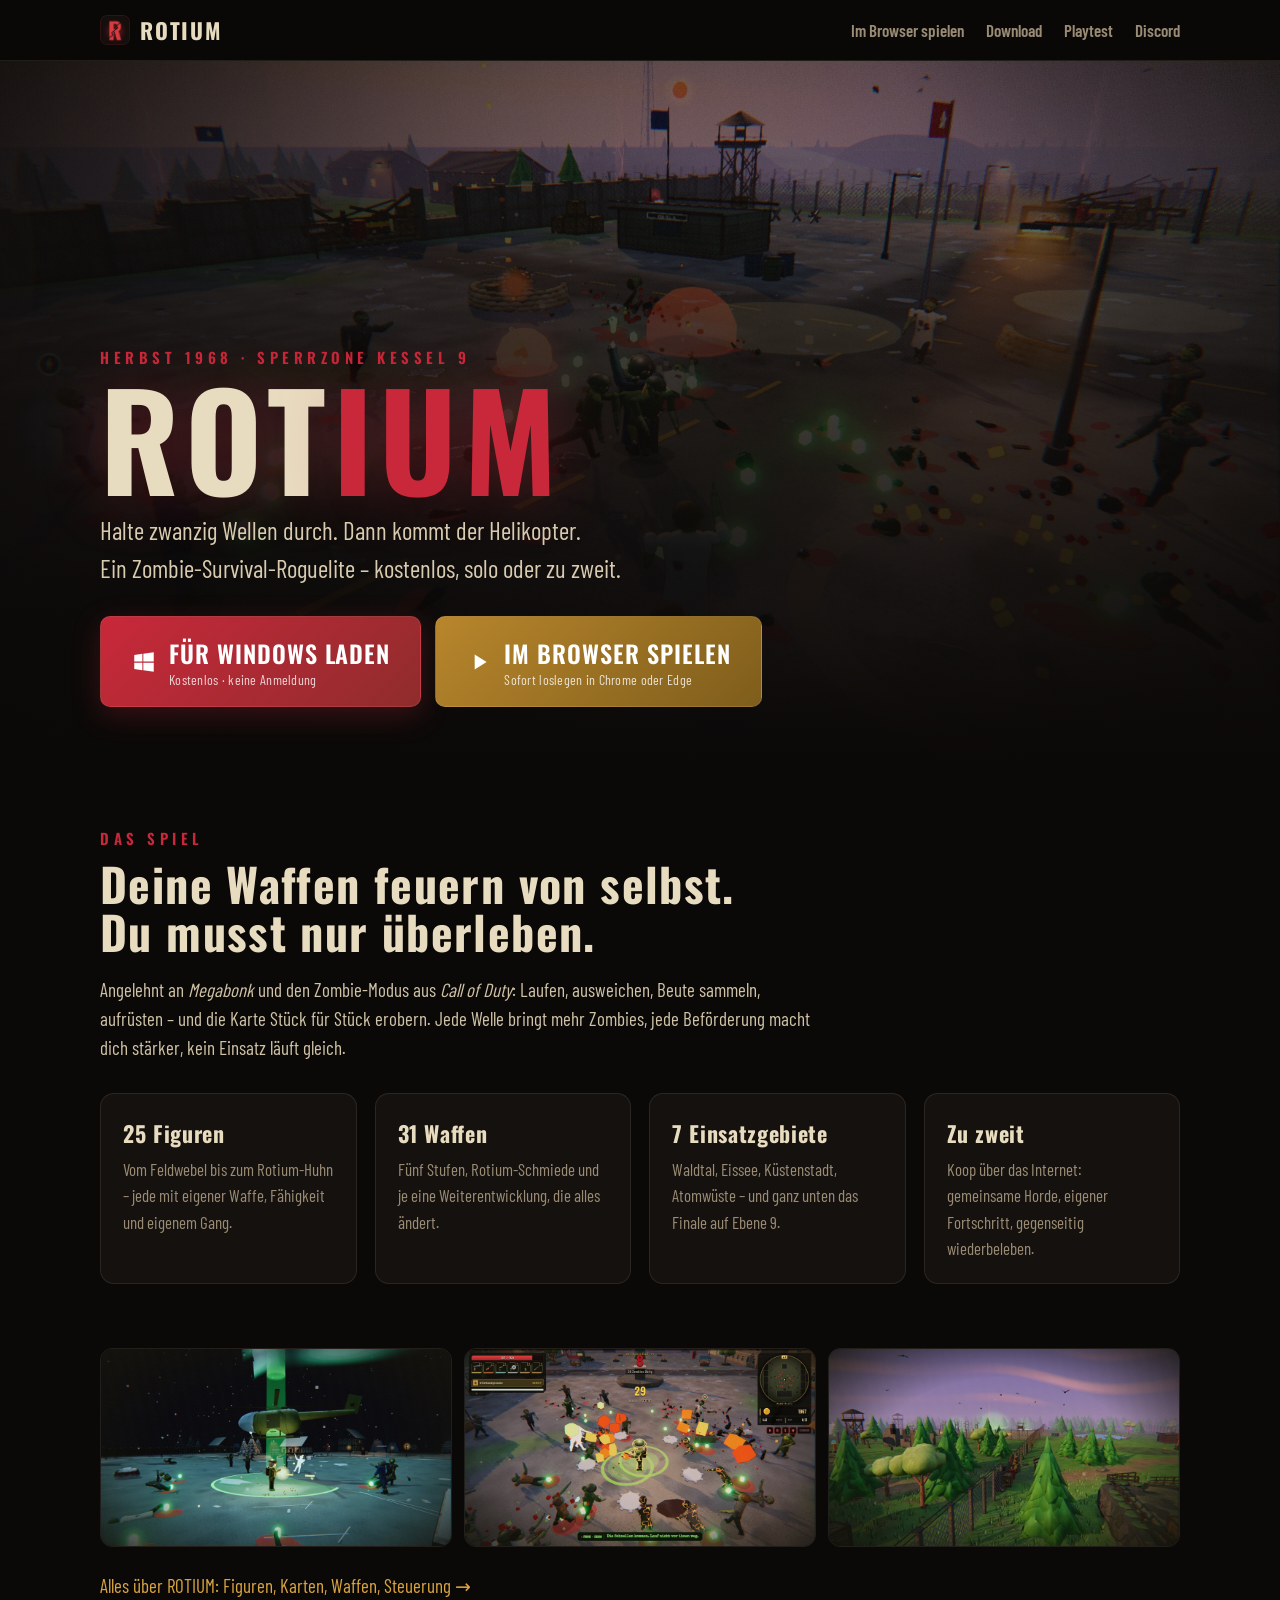
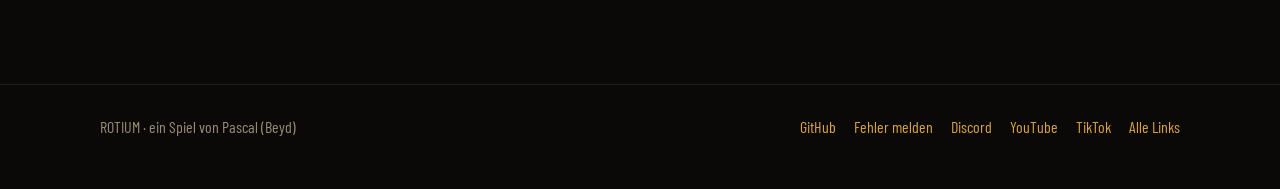
<file: index.html>
<!DOCTYPE html>
<html lang="de">
<head>
<meta charset="utf-8">
<meta name="viewport" content="width=device-width, initial-scale=1">
<title>ROTIUM – Zombie-Survival-Roguelite · Kalter Krieg 1968</title>
<meta name="description" content="Kostenloses 3D-Zombie-Survival-Roguelite im Kalten Krieg 1968. Halte zwanzig Wellen durch. Dann kommt der Helikopter. Für Windows und im Browser.">
<meta property="og:title" content="ROTIUM">
<meta property="og:description" content="Halte zwanzig Wellen durch. Dann kommt der Helikopter. Kostenlos für Windows und im Browser.">
<meta property="og:image" content="https://beydo7.github.io/rotium-releases/media/site/hero.jpg">
<link rel="icon" href="media/site/icon.png">
<link rel="stylesheet" href="media/site/site.css">
</head>
<body>
<header class="top"><div class="wrap">
  <a class="brand" href="./"><img src="media/site/icon.png" alt="">ROTIUM</a>
  <nav>
    <a href="play/">Im Browser spielen</a>
    <a href="release/">Download</a>
    <a class="hide-s" href="test/">Playtest</a>
    <a href="https://discord.gg/6yuVzSg8vg">Discord</a>
  </nav>
</div></header>

<div class="hero">
  <img class="bg" src="media/site/hero.jpg" alt="">
  <div class="wrap">
    <div class="kicker">Herbst 1968 · Sperrzone Kessel 9</div>
    <div class="logo">ROT<b>IUM</b></div>
    <p class="tag">Halte zwanzig Wellen durch. Dann kommt der Helikopter.<br>Ein Zombie-Survival-Roguelite – kostenlos, solo oder zu zweit.</p>
    <div class="btns">
      <a class="btn red big" href="release/">
        <svg viewBox="0 0 24 24" fill="currentColor"><path d="M3 5.5 10.5 4.4v7.1H3V5.5zm0 13 7.5 1.1v-7H3v5.9zm8.4 1.2L21 21v-8.4h-9.6v7.1zm0-15.4v7.2H21V3l-9.6 1.3z"/></svg>
        <span>Für Windows laden<small>Kostenlos · keine Anmeldung</small></span>
      </a>
      <a class="btn gold big" href="play/">
        <svg viewBox="0 0 24 24" fill="currentColor"><path d="M8 5v14l11-7z"/></svg>
        <span>Im Browser spielen<small>Sofort loslegen in Chrome oder Edge</small></span>
      </a>
    </div>
  </div>
</div>

<section><div class="wrap">
  <div class="kicker">Das Spiel</div>
  <h2>Deine Waffen feuern von selbst.<br>Du musst nur überleben.</h2>
  <p class="lead">Angelehnt an <i>Megabonk</i> und den Zombie-Modus aus <i>Call of Duty</i>: Laufen, ausweichen, Beute sammeln, aufrüsten – und die Karte Stück für Stück erobern. Jede Welle bringt mehr Zombies, jede Beförderung macht dich stärker, kein Einsatz läuft gleich.</p>
  <div class="grid" style="margin-top:30px">
    <div class="card"><h3>25 Figuren</h3><p>Vom Feldwebel bis zum Rotium-Huhn – jede mit eigener Waffe, Fähigkeit und eigenem Gang.</p></div>
    <div class="card"><h3>31 Waffen</h3><p>Fünf Stufen, Rotium-Schmiede und je eine Weiterentwicklung, die alles ändert.</p></div>
    <div class="card"><h3>7 Einsatzgebiete</h3><p>Waldtal, Eissee, Küstenstadt, Atomwüste – und ganz unten das Finale auf Ebene 9.</p></div>
    <div class="card"><h3>Zu zweit</h3><p>Koop über das Internet: gemeinsame Horde, eigener Fortschritt, gegenseitig wiederbeleben.</p></div>
  </div>
</div></section>

<section style="padding-top:0"><div class="wrap">
  <div class="shots">
    <img src="media/site/shot-1.jpg" alt="Szene aus ROTIUM" loading="lazy">
    <img src="media/site/shot-2.jpg" alt="Szene aus ROTIUM" loading="lazy">
    <img src="media/site/shot-3.jpg" alt="Szene aus ROTIUM" loading="lazy">
  </div>
  <p style="margin-top:24px"><a href="https://github.com/beydo7/rotium-releases#readme">Alles über ROTIUM: Figuren, Karten, Waffen, Steuerung →</a></p>
</div></section>

<footer><div class="wrap">
  <span>ROTIUM · ein Spiel von Pascal (Beyd)</span>
  <nav>
    <a href="https://github.com/beydo7/rotium-releases">GitHub</a>
    <a href="https://github.com/beydo7/rotium-releases/issues/new/choose">Fehler melden</a>
    <a href="https://discord.gg/6yuVzSg8vg">Discord</a>
    <a href="https://www.youtube.com/@beydo7">YouTube</a>
    <a href="https://www.tiktok.com/@rotium_game">TikTok</a>
    <a href="links/">Alle Links</a>
  </nav>
</div></footer>
</body>
</html>
</file>
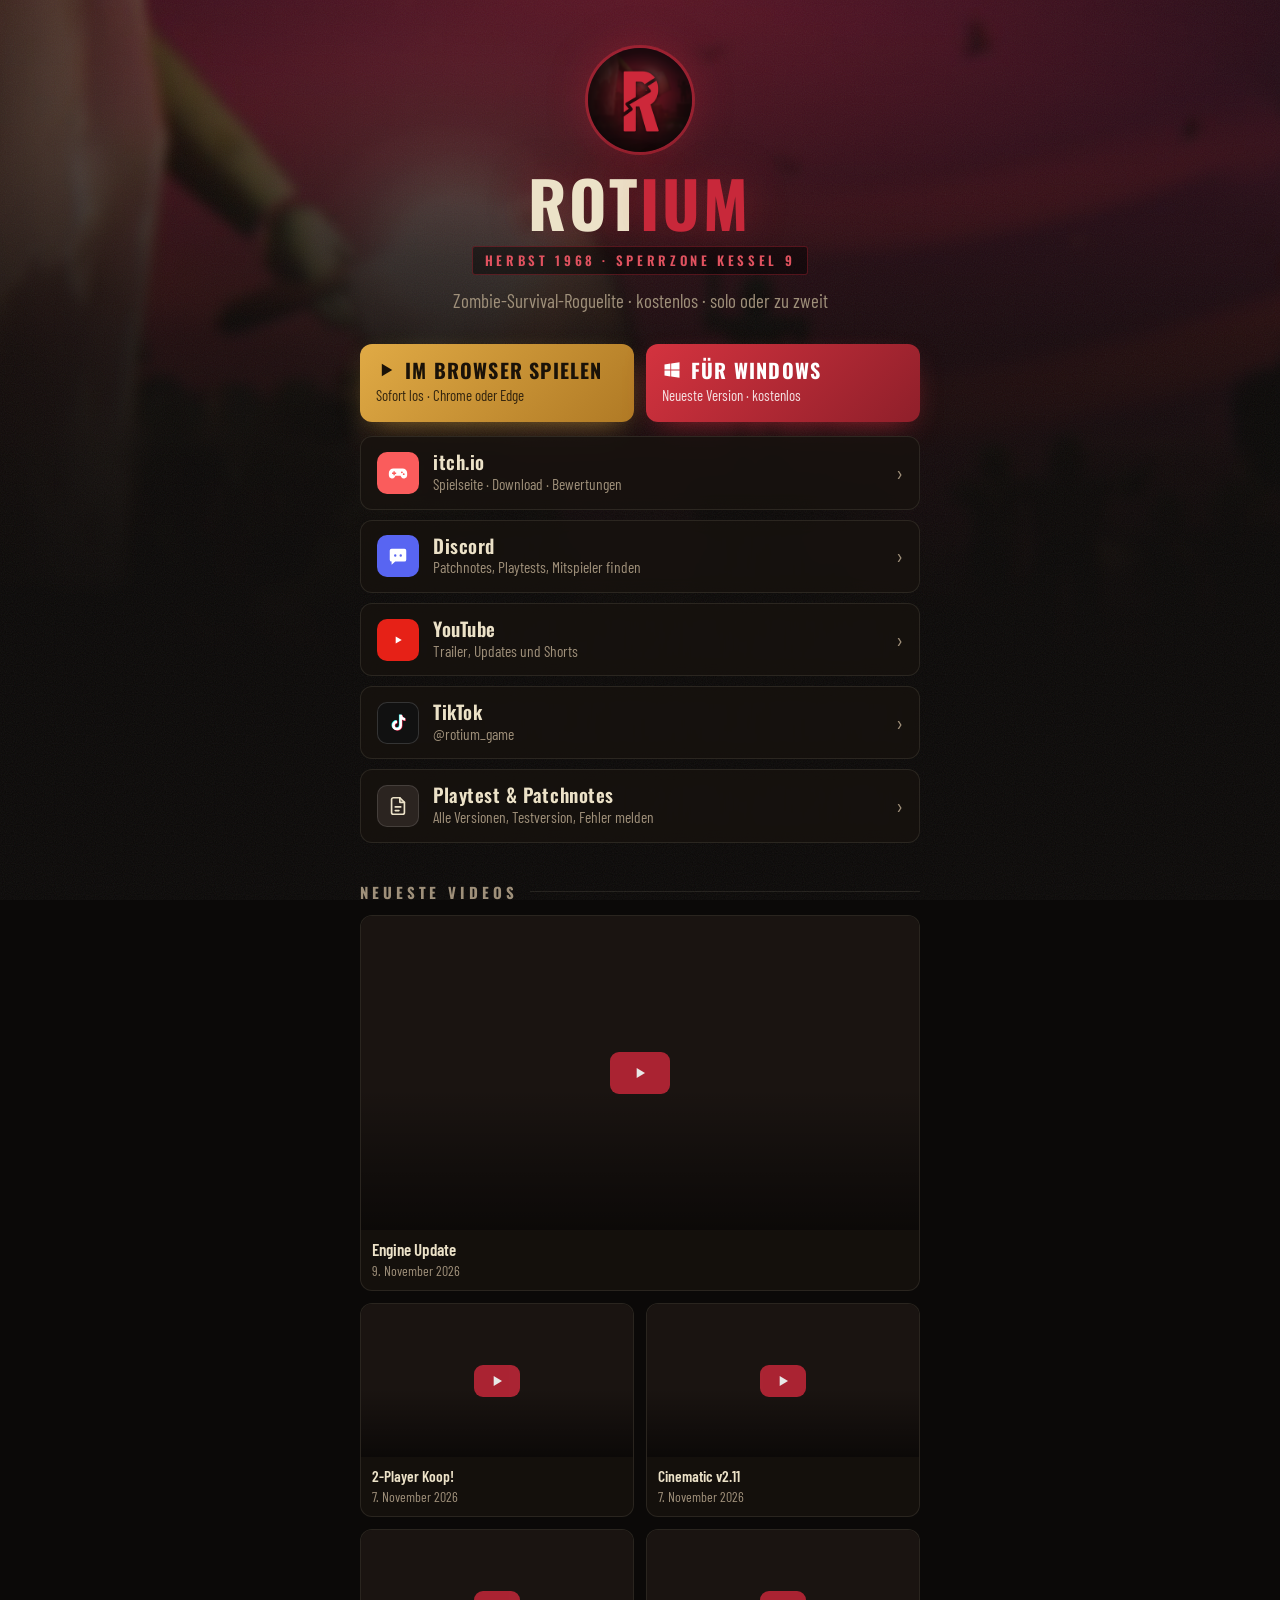
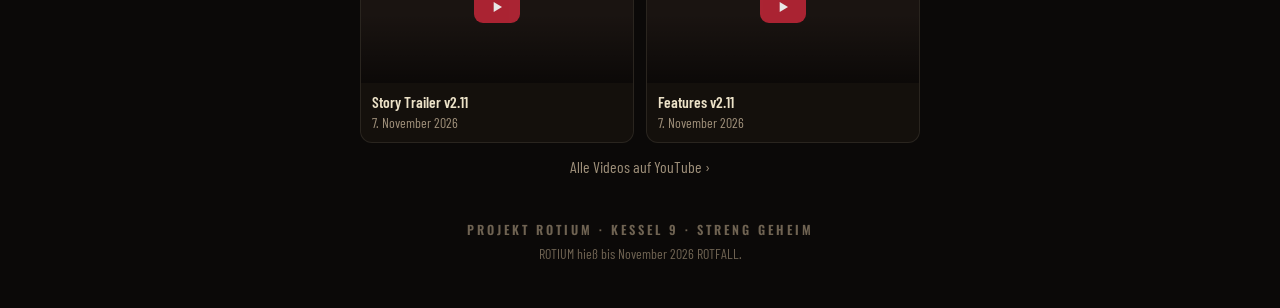
<file: links/index.html>
<!doctype html>
<html lang="de">
<head>
<meta charset="utf-8">
<meta name="viewport" content="width=device-width, initial-scale=1">
<title>ROTIUM · Links</title>
<meta name="description" content="ROTIUM – Zombie-Survival-Roguelite, Kalter Krieg 1968. Spielen, Download, Discord, YouTube, TikTok und itch.io.">
<meta property="og:title" content="ROTIUM · Links">
<meta property="og:description" content="Halte zwanzig Wellen durch. Dann kommt der Helikopter. Kostenlos, solo oder zu zweit.">
<meta property="og:image" content="https://beydo7.github.io/rotium-releases/media/v4/hero.jpg">
<meta name="theme-color" content="#0b0908">
<link rel="icon" href="avatar.png">
<style>
@font-face { font-family: Oswald; font-weight: 700; font-display: swap; src: url(../media/site/oswald-latin-700-normal.woff2) format("woff2"); }
@font-face { font-family: Oswald; font-weight: 600; font-display: swap; src: url(../media/site/oswald-latin-600-normal.woff2) format("woff2"); }
@font-face { font-family: Barlow; font-weight: 400; font-display: swap; src: url(../media/site/barlow-condensed-latin-400-normal.woff2) format("woff2"); }
@font-face { font-family: Barlow; font-weight: 600; font-display: swap; src: url(../media/site/barlow-condensed-latin-600-normal.woff2) format("woff2"); }
:root {
  --bg: #0b0908; --panel: rgba(24, 18, 15, .78); --line: rgba(232, 220, 192, .1); --text: #ece2c8; --mute: #9f907a;
  --red: #c8283a; --gold: #d9a441;
}
* { box-sizing: border-box; }
html, body { margin: 0; }
body {
  min-height: 100vh; color: var(--text); background: var(--bg);
  font: 400 18px/1.45 Barlow, "Arial Narrow", system-ui, sans-serif; -webkit-font-smoothing: antialiased;
}
/* Hintergrund: Spielszene, stark abgedunkelt, mit rotem Schimmer oben */
.bgimg { position: fixed; inset: 0; z-index: -2; background: url(bg.jpg) center 30% / cover no-repeat; transform: scale(1.05); }
.bgimg::after { content: ""; position: absolute; inset: 0;
  background: radial-gradient(ellipse 70% 45% at 50% 0%, rgba(200, 40, 58, .28), transparent 70%),
              linear-gradient(180deg, rgba(11, 9, 8, .55) 0%, rgba(11, 9, 8, .88) 38%, #0b0908 75%); }
.grain { position: fixed; inset: 0; z-index: -1; pointer-events: none; opacity: .07;
  background-image: url("data:image/svg+xml,%3Csvg xmlns='http://www.w3.org/2000/svg' width='160' height='160'%3E%3Cfilter id='n'%3E%3CfeTurbulence type='fractalNoise' baseFrequency='.9' numOctaves='2'/%3E%3C/filter%3E%3Crect width='100%25' height='100%25' filter='url(%23n)'/%3E%3C/svg%3E"); }

main { width: min(560px, 92vw); margin: 0 auto; padding: 48px 0 40px; }

/* Kopf */
header { text-align: center; }
.avatar { width: 104px; height: 104px; border-radius: 50%; display: block; margin: 0 auto 18px;
  box-shadow: 0 0 0 3px rgba(200, 40, 58, .55), 0 0 40px rgba(200, 40, 58, .35); }
.logo { font: 700 64px/1 Oswald, Impact, sans-serif; letter-spacing: .05em; margin: 0; text-shadow: 0 0 40px rgba(200, 40, 58, .35); }
.logo b { color: var(--red); font-weight: inherit; }
.kicker { display: inline-block; margin-top: 12px; padding: 3px 12px; font: 600 13px/1.6 Oswald, sans-serif; letter-spacing: .28em;
  color: #e0525f; background: rgba(0, 0, 0, .45); border: 1px solid rgba(200, 40, 58, .35); border-radius: 3px; }
.tag { margin: 12px 0 0; color: var(--mute); font-size: 19px; }

/* Hauptknöpfe */
.cta { display: grid; grid-template-columns: 1fr 1fr; gap: 12px; margin: 30px 0 14px; }
.cta a { display: flex; flex-direction: column; justify-content: center; min-height: 78px; padding: 12px 16px; border-radius: 12px;
  color: #fff; text-decoration: none; transition: transform .15s, filter .15s, box-shadow .15s; }
.cta a:hover { transform: translateY(-2px); filter: brightness(1.08); }
.cta a:focus-visible, .list a:focus-visible, .vids a:focus-visible { outline: 2px solid var(--gold); outline-offset: 3px; }
.cta .play { background: linear-gradient(135deg, #e0aa45, #b07a25); color: #1a1208; box-shadow: 0 10px 30px -12px rgba(217, 164, 65, .7); }
.cta .dl { background: linear-gradient(135deg, #d4333f, #8f1f2a); box-shadow: 0 10px 30px -12px rgba(200, 40, 58, .8); }
.cta strong { font: 700 20px/1.1 Oswald, sans-serif; letter-spacing: .06em; text-transform: uppercase; display: flex; align-items: center; gap: 9px; }
.cta small { font-size: 15px; opacity: .85; margin-top: 4px; }
.cta svg { width: 20px; height: 20px; flex: none; }

/* Linkliste */
.list { display: grid; gap: 10px; margin: 0; padding: 0; list-style: none; }
.list a { display: flex; align-items: center; gap: 14px; padding: 13px 16px; border-radius: 12px; text-decoration: none; color: var(--text);
  background: var(--panel); border: 1px solid var(--line); backdrop-filter: blur(8px);
  transition: border-color .15s, transform .15s, background .15s; }
.list a:hover { border-color: rgba(200, 40, 58, .55); background: rgba(34, 22, 19, .85); transform: translateX(3px); }
.ico { width: 42px; height: 42px; flex: none; border-radius: 10px; display: grid; place-items: center; }
.ico svg { width: 22px; height: 22px; }
.list b { display: block; font: 600 19px/1.2 Oswald, sans-serif; letter-spacing: .03em; }
.list span.sub { display: block; color: var(--mute); font-size: 15.5px; }
.list .arrow { margin-left: auto; color: var(--mute); font-size: 22px; transition: color .15s; }
.list a:hover .arrow { color: var(--red); }

/* Videos */
h2 { margin: 38px 0 12px; font: 700 15px Oswald, sans-serif; letter-spacing: .26em; color: var(--mute); text-transform: uppercase;
  display: flex; align-items: center; gap: 12px; }
h2::after { content: ""; flex: 1; height: 1px; background: var(--line); }
.vids { display: grid; grid-template-columns: 1fr 1fr; gap: 12px; }
.vids a { display: block; text-decoration: none; color: var(--text); border-radius: 12px; overflow: hidden; background: var(--panel);
  border: 1px solid var(--line); transition: transform .15s, border-color .15s; }
.vids a:hover { transform: translateY(-2px); border-color: rgba(200, 40, 58, .55); }
.thumb { position: relative; aspect-ratio: 16 / 9; background: #1a1411 center / cover no-repeat; }
.thumb::after { content: ""; position: absolute; inset: auto 0 0; height: 45%; background: linear-gradient(transparent, rgba(0,0,0,.55)); }
.thumb .pl { position: absolute; z-index: 1; left: 50%; top: 50%; width: 46px; height: 32px; margin: -16px 0 0 -23px; border-radius: 9px;
  background: rgba(200, 40, 58, .92); display: grid; place-items: center; opacity: .9; transition: opacity .15s, transform .15s; }
.vids a:hover .pl { opacity: 1; transform: scale(1.08); }
.pl svg { width: 16px; height: 16px; fill: #fff; }
.vids .vt { padding: 9px 11px 11px; font: 600 15.5px/1.25 Barlow, sans-serif; display: -webkit-box; -webkit-line-clamp: 2; -webkit-box-orient: vertical; overflow: hidden; }
.vids .vd { display: block; color: var(--mute); font-weight: 400; font-size: 14px; margin-top: 2px; }
.vids .first { grid-column: 1 / -1; }
.vids .first .vt { font-size: 17px; }
.vids .first .pl { width: 60px; height: 42px; margin: -21px 0 0 -30px; }
.more { display: block; text-align: center; margin-top: 12px; color: var(--mute); font-size: 16px; text-decoration: none; }
.more:hover { color: var(--text); }

footer { margin-top: 42px; text-align: center; color: #6f6352; font: 600 12.5px Oswald, sans-serif; letter-spacing: .24em; }
footer p { margin: 6px 0; }
footer .old { font: 400 14px Barlow, sans-serif; letter-spacing: 0; color: #6f6352; }

@media (max-width: 420px) {
  .logo { font-size: 52px; }
  .cta { grid-template-columns: 1fr; }
  .vids { grid-template-columns: 1fr; }
}
@media (prefers-reduced-motion: reduce) { * { transition: none !important; } }
</style>
</head>
<body>
<div class="bgimg" aria-hidden="true"></div>
<div class="grain" aria-hidden="true"></div>

<main>
  <header>
    <img class="avatar" src="avatar.png" alt="ROTIUM Logo" width="104" height="104">
    <h1 class="logo">ROT<b>IUM</b></h1>
    <div class="kicker">HERBST 1968 · SPERRZONE KESSEL 9</div>
    <p class="tag">Zombie-Survival-Roguelite · kostenlos · solo oder zu zweit</p>
  </header>

  <div class="cta">
    <a class="play" href="https://beydo7.github.io/rotium-releases/play/">
      <strong><svg viewBox="0 0 24 24" fill="currentColor" aria-hidden="true"><path d="M7 4.5v15l12.5-7.5z"/></svg>Im Browser spielen</strong>
      <small>Sofort los · Chrome oder Edge</small>
    </a>
    <a class="dl" id="dl" href="https://github.com/beydo7/rotium-releases/releases/latest">
      <strong><svg viewBox="0 0 24 24" fill="currentColor" aria-hidden="true"><path d="M3 5.3 10 4.3v7.2H3zM11 4.2 21 2.8v8.7H11zM3 12.5h7v7.2l-7-1zM11 12.5h10v8.7l-10-1.4z"/></svg>Für Windows</strong>
      <small id="dlinfo">Neueste Version · kostenlos</small>
    </a>
  </div>

  <ul class="list">
    <li><a href="https://beydo7.itch.io/rotium">
      <span class="ico" style="background:#fa5c5c"><svg viewBox="0 0 24 24" fill="#fff" aria-hidden="true"><path d="M7 7h10a5 5 0 0 1 5 5v2.5a3.5 3.5 0 0 1-6.3 2.1L14.8 15H9.2l-.9 1.6A3.5 3.5 0 0 1 2 14.5V12a5 5 0 0 1 5-5zm0 3v1.5H5.5v1.5H7v1.5h1.5V13H10v-1.5H8.5V10zm9.25.25a1 1 0 1 0 0 2 1 1 0 0 0 0-2zm2 2a1 1 0 1 0 0 2 1 1 0 0 0 0-2z"/></svg></span>
      <span><b>itch.io</b><span class="sub">Spielseite · Download · Bewertungen</span></span><span class="arrow">›</span></a></li>
    <li><a href="https://discord.gg/6yuVzSg8vg">
      <span class="ico" style="background:#5865f2"><svg viewBox="0 0 24 24" fill="#fff" aria-hidden="true"><path d="M5 4h14a2 2 0 0 1 2 2v10a2 2 0 0 1-2 2H9l-4 3.5V18a2 2 0 0 1-2-2V6a2 2 0 0 1 2-2zm4 6.2a1.3 1.3 0 1 0 0 2.6 1.3 1.3 0 0 0 0-2.6zm6 0a1.3 1.3 0 1 0 0 2.6 1.3 1.3 0 0 0 0-2.6z"/></svg></span>
      <span><b>Discord</b><span class="sub">Patchnotes, Playtests, Mitspieler finden</span></span><span class="arrow">›</span></a></li>
    <li><a href="https://www.youtube.com/@beydo7" id="yt">
      <span class="ico" style="background:#e62117"><svg viewBox="0 0 24 24" fill="#fff" aria-hidden="true"><path d="M9.5 8.2v7.6l6.6-3.8z"/></svg></span>
      <span><b>YouTube</b><span class="sub">Trailer, Updates und Shorts</span></span><span class="arrow">›</span></a></li>
    <li><a href="https://www.tiktok.com/@rotium_game">
      <span class="ico" style="background:#111;box-shadow:inset 0 0 0 1px rgba(255,255,255,.15)"><svg viewBox="0 0 24 24" aria-hidden="true"><path fill="#25f4ee" d="M13.6 3h2.7c.2 1.9 1.6 3.4 3.5 3.6v2.8a6.6 6.6 0 0 1-3.5-1.1v6.3a5.4 5.4 0 1 1-5.4-5.4v2.8a2.6 2.6 0 1 0 2.7 2.6z" transform="translate(-.6 -.4)"/><path fill="#fe2c55" d="M13.6 3h2.7c.2 1.9 1.6 3.4 3.5 3.6v2.8a6.6 6.6 0 0 1-3.5-1.1v6.3a5.4 5.4 0 1 1-5.4-5.4v2.8a2.6 2.6 0 1 0 2.7 2.6z" transform="translate(.6 .4)"/><path fill="#fff" d="M13.6 3h2.7c.2 1.9 1.6 3.4 3.5 3.6v2.8a6.6 6.6 0 0 1-3.5-1.1v6.3a5.4 5.4 0 1 1-5.4-5.4v2.8a2.6 2.6 0 1 0 2.7 2.6z"/></svg></span>
      <span><b>TikTok</b><span class="sub">@rotium_game</span></span><span class="arrow">›</span></a></li>
    <li><a href="https://github.com/beydo7/rotium-releases">
      <span class="ico" style="background:#2b2420;box-shadow:inset 0 0 0 1px rgba(255,255,255,.12)"><svg viewBox="0 0 24 24" fill="none" stroke="#ece2c8" stroke-width="1.8" stroke-linecap="round" stroke-linejoin="round" aria-hidden="true"><path d="M14 3H7a2 2 0 0 0-2 2v14a2 2 0 0 0 2 2h10a2 2 0 0 0 2-2V8z"/><path d="M14 3v5h5M9 13h6M9 17h4"/></svg></span>
      <span><b>Playtest &amp; Patchnotes</b><span class="sub">Alle Versionen, Testversion, Fehler melden</span></span><span class="arrow">›</span></a></li>
  </ul>

  <section id="videos" hidden>
    <h2>Neueste Videos</h2>
    <div class="vids" id="vids"></div>
    <a class="more" href="https://www.youtube.com/@beydo7/videos" id="more">Alle Videos auf YouTube ›</a>
  </section>

  <footer>
    <p>PROJEKT ROTIUM · KESSEL 9 · STRENG GEHEIM</p>
    <p class="old">ROTIUM hieß bis November 2026 ROTFALL.</p>
  </footer>
</main>

<script>
// Neueste Windows-Version direkt verlinken (GitHub-API, sonst bleibt der Link auf „latest“)
(async () => {
  try {
    const r = await fetch('https://api.github.com/repos/beydo7/rotium-releases/releases/latest');
    if (!r.ok) return;
    const rel = await r.json();
    const zip = (rel.assets || []).find(a => /windows.*\.zip$/i.test(a.name));
    const ver = (rel.tag_name || '').replace(/\.0$/, '');
    const date = rel.published_at ? new Date(rel.published_at).toLocaleDateString('de-DE', { day: 'numeric', month: 'short' }) : '';
    if (zip) document.getElementById('dl').href = zip.browser_download_url;
    const mb = zip ? ` · ${Math.round(zip.size / 1048576)} MB` : '';
    document.getElementById('dlinfo').textContent = `${ver}${mb}${date ? ' · ' + date : ''}`;
  } catch (e) {}
})();

// Neueste YouTube-Videos (ohne Shorts). Der Discord-Funker legt die Liste alle 30 Min. neu an;
// fällt das aus, nimmt die Seite die mitgelieferte Liste.
(async () => {
  const get = async (u) => { const r = await fetch(u, { cache: 'no-store' }); if (!r.ok) throw 0; return r.json(); };
  let data;
  try { data = await get('https://raw.githubusercontent.com/beydo7/rotium-releases/discord-state/videos.json'); }
  catch (e) { try { data = await get('videos.json'); } catch (e2) { return; } }
  const vids = (data.videos || []).slice(0, 5);
  if (!vids.length) return;
  if (data.channel) { document.getElementById('yt').href = data.channel; document.getElementById('more').href = data.channel + '/videos'; }
  const box = document.getElementById('vids');
  const esc = (s) => s.replace(/[&<>"]/g, (c) => ({ '&': '&amp;', '<': '&lt;', '>': '&gt;', '"': '&quot;' }[c]));
  // „ROTIUM – Titel | Zusatz“ → nur der Kern, damit die Karten ruhig bleiben
  const clean = (t) => t.split(' | ')[0].replace(/^ROT(FALL|IUM)\s*[-–]\s*/i, '').replace(/\s#\S+/g, '').trim() || t;
  box.innerHTML = vids.map((v, i) => {
    const d = v.date ? new Date(v.date).toLocaleDateString('de-DE', { day: 'numeric', month: 'long', year: 'numeric' }) : '';
    const img = `https://i.ytimg.com/vi/${v.id}/${i === 0 ? 'maxresdefault' : 'mqdefault'}.jpg`;
    return `<a class="${i === 0 ? 'first' : ''}" href="https://www.youtube.com/watch?v=${encodeURIComponent(v.id)}">
      <div class="thumb" style="background-image:url('${img}'),url('https://i.ytimg.com/vi/${v.id}/hqdefault.jpg')"><span class="pl"><svg viewBox="0 0 24 24"><path d="M7 4.5v15l12.5-7.5z"/></svg></span></div>
      <div class="vt">${esc(clean(v.title))}<span class="vd">${d}</span></div></a>`;
  }).join('');
  document.getElementById('videos').hidden = false;
})();
</script>
</body>
</html>
</file>
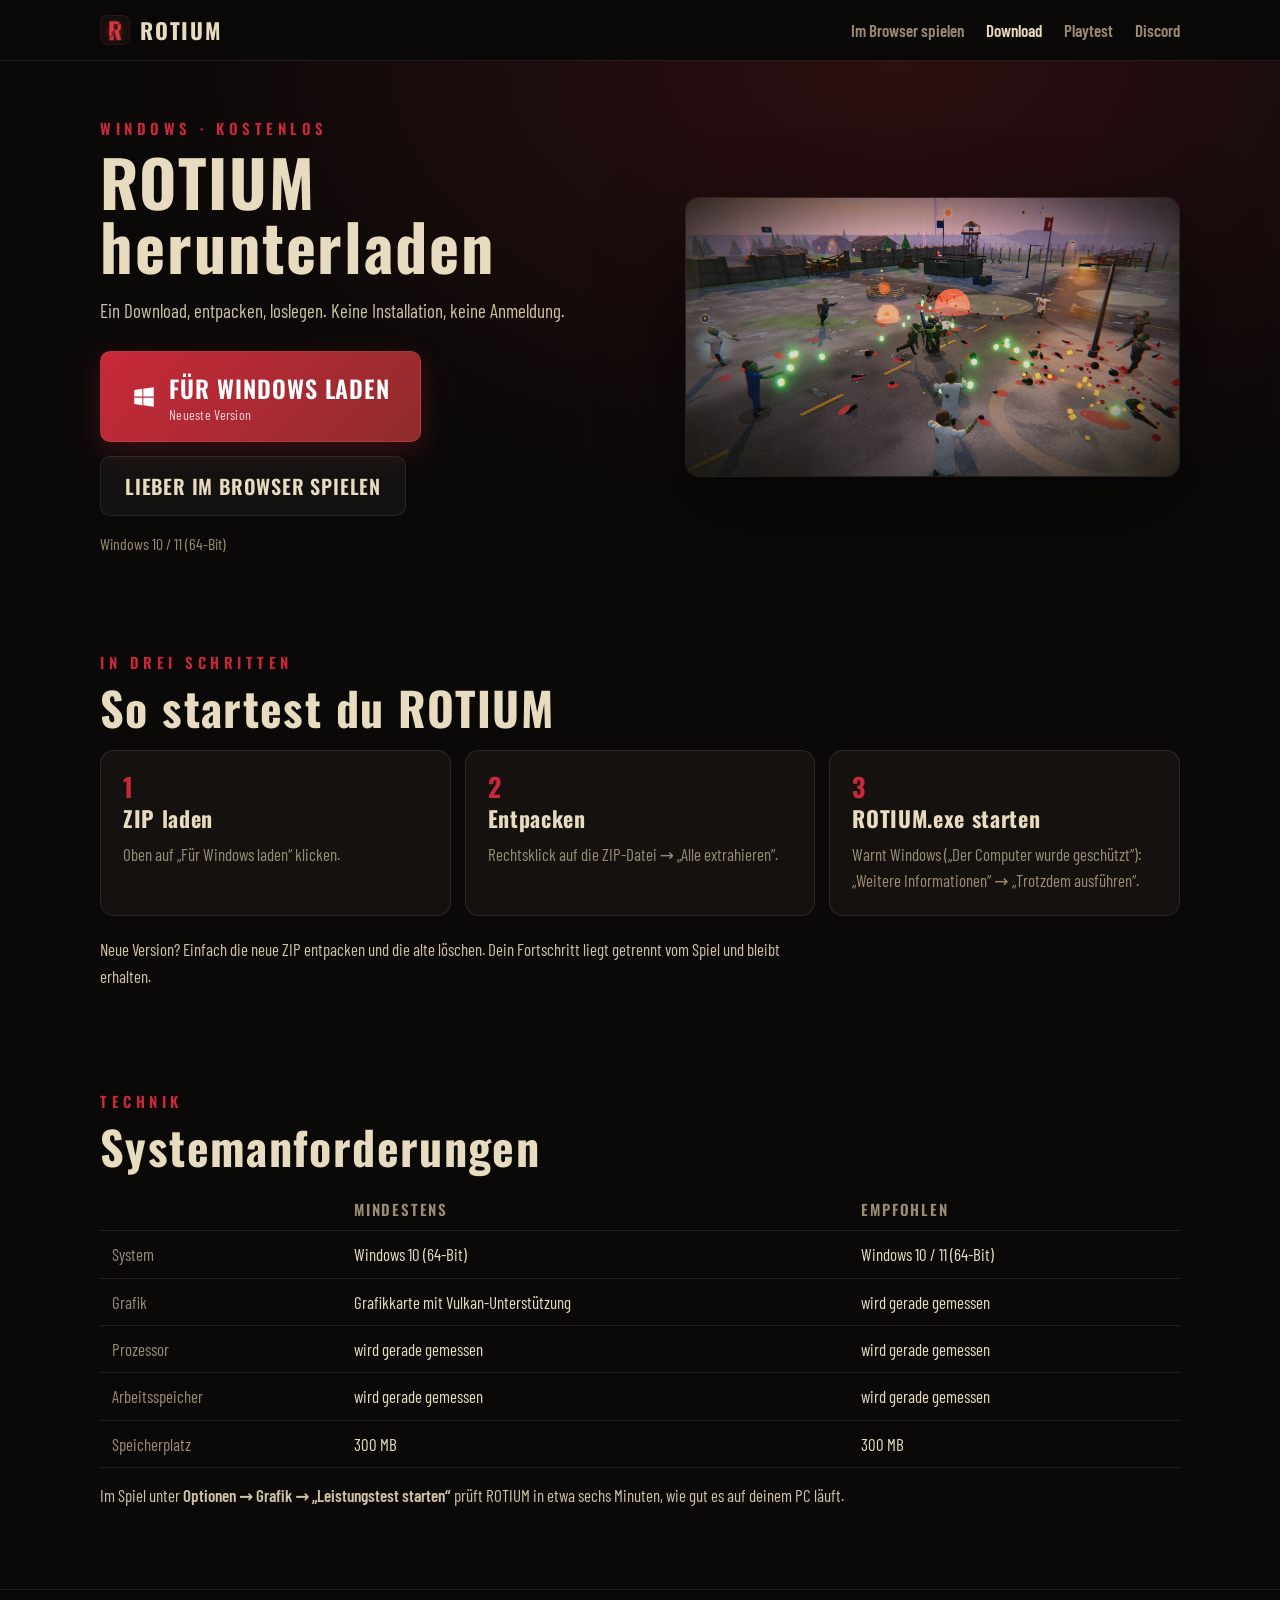
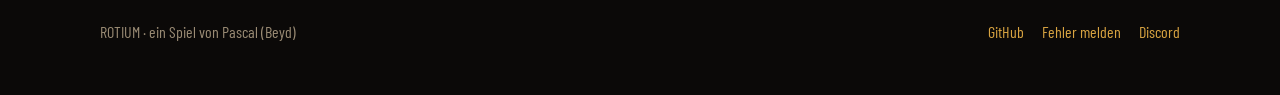
<file: release/index.html>
<!DOCTYPE html>
<html lang="de">
<head>
<meta charset="utf-8">
<meta name="viewport" content="width=device-width, initial-scale=1">
<title>ROTIUM herunterladen – Windows</title>
<meta name="description" content="ROTIUM für Windows herunterladen: kostenloses 3D-Zombie-Survival-Roguelite im Kalten Krieg 1968.">
<meta property="og:title" content="ROTIUM – Download für Windows">
<meta property="og:description" content="Halte zwanzig Wellen durch. Dann kommt der Helikopter. Kostenlos, keine Anmeldung.">
<meta property="og:image" content="https://beydo7.github.io/rotium-releases/media/site/hero.jpg">
<link rel="icon" href="../media/site/icon.png">
<link rel="stylesheet" href="../media/site/site.css">
<style>
.dl { padding: 56px 0 30px; background: radial-gradient(ellipse at 70% 0%, rgba(200,40,58,.18), transparent 60%); }
.dl .wrap { display: grid; gap: 40px; grid-template-columns: 1.1fr 1fr; align-items: center; }
.dl img.shot { width: 100%; border-radius: 14px; border: 1px solid var(--line); box-shadow: 0 30px 80px rgba(0,0,0,.5); }
.dl h1 { font-size: clamp(40px, 6vw, 64px); line-height: 1; margin: 6px 0 14px; }
.meta { margin: 16px 0 0; color: var(--mute); font-size: 16px; }
.meta span + span::before { content: "·"; margin: 0 8px; }
@media (max-width: 860px) { .dl .wrap { grid-template-columns: 1fr; } }
</style>
</head>
<body>
<header class="top"><div class="wrap">
  <a class="brand" href="../"><img src="../media/site/icon.png" alt="">ROTIUM</a>
  <nav>
    <a href="../play/">Im Browser spielen</a>
    <a class="on" href="./">Download</a>
    <a class="hide-s" href="../test/">Playtest</a>
    <a href="https://discord.gg/6yuVzSg8vg">Discord</a>
  </nav>
</div></header>

<section class="dl"><div class="wrap">
  <div>
    <div class="kicker">Windows · kostenlos</div>
    <h1>ROTIUM herunterladen</h1>
    <p class="lead">Ein Download, entpacken, loslegen. Keine Installation, keine Anmeldung.</p>
    <div class="btns" style="margin-top:26px">
      <a id="dl" class="btn red big" href="https://github.com/beydo7/rotium-releases/releases/latest">
        <svg viewBox="0 0 24 24" fill="currentColor"><path d="M3 5.5 10.5 4.4v7.1H3V5.5zm0 13 7.5 1.1v-7H3v5.9zm8.4 1.2L21 21v-8.4h-9.6v7.1zm0-15.4v7.2H21V3l-9.6 1.3z"/></svg>
        <span>Für Windows laden<small id="dlsub">Neueste Version</small></span>
      </a>
      <a class="btn ghost" href="../play/">Lieber im Browser spielen</a>
    </div>
    <p class="meta" id="meta"><span>Windows 10 / 11 (64-Bit)</span></p>
  </div>
  <img class="shot" src="../media/site/hero.jpg" alt="Szene aus ROTIUM">
</div></section>

<section><div class="wrap">
  <div class="kicker">In drei Schritten</div>
  <h2>So startest du ROTIUM</h2>
  <div class="steps">
    <div class="card"><h3>ZIP laden</h3><p>Oben auf „Für Windows laden“ klicken.</p></div>
    <div class="card"><h3>Entpacken</h3><p>Rechtsklick auf die ZIP-Datei → „Alle extrahieren“.</p></div>
    <div class="card"><h3>ROTIUM.exe starten</h3><p>Warnt Windows („Der Computer wurde geschützt“): „Weitere Informationen“ → „Trotzdem ausführen“.</p></div>
  </div>
  <p class="lead" style="margin-top:20px;font-size:17px">Neue Version? Einfach die neue ZIP entpacken und die alte löschen. Dein Fortschritt liegt getrennt vom Spiel und bleibt erhalten.</p>
</div></section>

<section style="padding-top:20px"><div class="wrap">
  <div class="kicker">Technik</div>
  <h2>Systemanforderungen</h2>
  <table class="spec">
    <tr><th></th><th>Mindestens</th><th>Empfohlen</th></tr>
    <tr><td>System</td><td>Windows 10 (64-Bit)</td><td>Windows 10 / 11 (64-Bit)</td></tr>
    <tr><td>Grafik</td><td id="gpuMin">Grafikkarte mit Vulkan-Unterstützung</td><td id="gpuRec">wird gerade gemessen</td></tr>
    <tr><td>Prozessor</td><td id="cpuMin">wird gerade gemessen</td><td id="cpuRec">wird gerade gemessen</td></tr>
    <tr><td>Arbeitsspeicher</td><td id="ramMin">wird gerade gemessen</td><td id="ramRec">wird gerade gemessen</td></tr>
    <tr><td>Speicherplatz</td><td>300 MB</td><td>300 MB</td></tr>
  </table>
  <p class="notes" style="margin-top:14px">Im Spiel unter <b>Optionen → Grafik → „Leistungstest starten“</b> prüft ROTIUM in etwa sechs Minuten, wie gut es auf deinem PC läuft.</p>
</div></section>

<section id="notes-sec" style="padding-top:20px" hidden><div class="wrap">
  <div class="kicker">Was ist neu</div>
  <h2 id="notes-title">Patchnotes</h2>
  <div class="card notes" id="notes"></div>
  <p style="margin-top:14px"><a href="https://github.com/beydo7/rotium-releases/releases">Alle Versionen ansehen →</a></p>
</div></section>

<footer><div class="wrap">
  <span>ROTIUM · ein Spiel von Pascal (Beyd)</span>
  <nav>
    <a href="https://github.com/beydo7/rotium-releases">GitHub</a>
    <a href="https://github.com/beydo7/rotium-releases/issues/new/choose">Fehler melden</a>
    <a href="https://discord.gg/6yuVzSg8vg">Discord</a>
  </nav>
</div></footer>

<script>
// Neueste Version von GitHub holen: direkter Download-Link, Größe, Datum, Patchnotes
const esc = (s) => s.replace(/[&<>"]/g, (c) => ({ '&': '&amp;', '<': '&lt;', '>': '&gt;', '"': '&quot;' }[c]));
function md(src) {
  const out = []; let list = false;
  const inline = (t) => esc(t).replace(/\*\*(.+?)\*\*/g, '<b>$1</b>').replace(/`(.+?)`/g, '<code>$1</code>')
    .replace(/\[([^\]]+)\]\((https?:[^)]+)\)/g, '<a href="$2">$1</a>');
  for (const raw of src.split(/\r?\n/)) {
    const l = raw.trimEnd();
    const li = l.match(/^\s*[-*]\s+(.*)$/);
    if (li) { if (!list) { out.push('<ul>'); list = true; } out.push('<li>' + inline(li[1]) + '</li>'); continue; }
    if (list) { out.push('</ul>'); list = false; }
    const h = l.match(/^(#{1,3})\s+(.*)$/);
    if (h) out.push('<h3>' + inline(h[2]) + '</h3>');
    else if (l.trim()) out.push('<p>' + inline(l) + '</p>');
  }
  if (list) out.push('</ul>');
  return out.join('');
}
fetch('https://api.github.com/repos/beydo7/rotium-releases/releases/latest').then((r) => r.ok ? r.json() : null).then((rel) => {
  if (!rel) return;
  const win = (rel.assets || []).find((a) => /windows.*\.zip$/i.test(a.name));
  const ver = (rel.tag_name || '').replace(/\.0$/, '');
  if (win) {
    document.getElementById('dl').href = win.browser_download_url;
    document.getElementById('dlsub').textContent = `${ver} · ${(win.size / 1048576).toFixed(0)} MB`;
  }
  const d = new Date(rel.published_at);
  const meta = document.getElementById('meta');
  meta.insertAdjacentHTML('afterbegin', `<span>Version ${esc(ver)}</span><span>vom ${d.toLocaleDateString('de-DE', { day: 'numeric', month: 'long', year: 'numeric' })}</span>`);
  if (rel.body) {
    const body = rel.body.split(/\n## Download/)[0];
    document.getElementById('notes').innerHTML = md(body);
    document.getElementById('notes-title').textContent = rel.name || 'Patchnotes';
    document.getElementById('notes-sec').hidden = false;
  }
}).catch(() => {});
</script>
</body>
</html>
</file>
<file: media/site/site.css>
/* ROTIUM – gemeinsamer Stil der Seiten (Startseite, Download) */
@font-face { font-family: Oswald; font-weight: 600; font-display: swap; src: url(oswald-latin-600-normal.woff2) format("woff2"); }
@font-face { font-family: Oswald; font-weight: 700; font-display: swap; src: url(oswald-latin-700-normal.woff2) format("woff2"); }
@font-face { font-family: Barlow; font-weight: 400; font-display: swap; src: url(barlow-condensed-latin-400-normal.woff2) format("woff2"); }
@font-face { font-family: Barlow; font-weight: 600; font-display: swap; src: url(barlow-condensed-latin-600-normal.woff2) format("woff2"); }

:root {
  --bg: #0b0908; --panel: #15110e; --line: rgba(232, 220, 192, .1); --text: #e8dcc0; --mute: #9a8b74;
  --red: #c8283a; --red2: #8f2c2c; --gold: #d9a441; --blue: #2c5d84; --green: #3f7a3a;
}
* { box-sizing: border-box; }
html { scroll-behavior: smooth; }
body { margin: 0; background: var(--bg); color: var(--text); font: 400 19px/1.55 Barlow, "Arial Narrow", system-ui, sans-serif; -webkit-font-smoothing: antialiased; }
a { color: var(--gold); text-decoration: none; }
a:hover { text-decoration: underline; }
h1, h2, h3, .logo { font-family: Oswald, Impact, "Arial Narrow", sans-serif; font-weight: 700; letter-spacing: .03em; margin: 0; }
.wrap { width: min(1080px, 92vw); margin: 0 auto; }

/* Kopfzeile */
.top { position: sticky; top: 0; z-index: 5; backdrop-filter: blur(10px); background: rgba(11, 9, 8, .72); border-bottom: 1px solid var(--line); }
.top .wrap { display: flex; align-items: center; gap: 18px; height: 60px; }
.top .brand { display: flex; align-items: center; gap: 10px; color: var(--text); font: 700 22px Oswald, sans-serif; letter-spacing: .08em; }
.top .brand img { width: 30px; height: 30px; border-radius: 7px; }
.top nav { margin-left: auto; display: flex; gap: 22px; font-weight: 600; font-size: 17px; }
.top nav a { color: var(--mute); }
.top nav a:hover, .top nav a.on { color: var(--text); text-decoration: none; }

/* Hero */
.hero { position: relative; min-height: min(78vh, 720px); display: flex; align-items: flex-end; overflow: hidden; }
.hero img.bg { position: absolute; inset: 0; width: 100%; height: 100%; object-fit: cover; }
.hero::after { content: ""; position: absolute; inset: 0; background: linear-gradient(180deg, rgba(11,9,8,.25) 0%, rgba(11,9,8,.7) 40%, rgba(11,9,8,.88) 70%, var(--bg) 100%), linear-gradient(90deg, rgba(11,9,8,.6), transparent 70%); }
.hero .wrap { position: relative; z-index: 1; padding: 0 0 56px; }
.logo { font-size: clamp(64px, 12vw, 132px); line-height: .9; letter-spacing: .05em; text-shadow: 0 0 60px rgba(200, 40, 58, .35); }
.logo b { color: var(--red); font-weight: inherit; }
.tag { margin: 14px 0 28px; font-size: clamp(19px, 2.4vw, 25px); color: #d8cbb0; max-width: 640px; }

/* Knöpfe */
.btns { display: flex; flex-wrap: wrap; gap: 14px; }
.btn { display: inline-flex; align-items: center; gap: 12px; padding: 14px 24px; border-radius: 10px; font: 600 20px Oswald, sans-serif;
  letter-spacing: .04em; color: #fff; text-transform: uppercase; border: 1px solid rgba(255,255,255,.08); transition: transform .15s, filter .15s; }
.btn:hover { text-decoration: none; transform: translateY(-2px); filter: brightness(1.12); }
.btn small { display: block; font: 400 14px Barlow, sans-serif; letter-spacing: .02em; text-transform: none; opacity: .8; }
.btn svg { width: 26px; height: 26px; flex: none; }
.btn.red { background: linear-gradient(135deg, var(--red), var(--red2)); box-shadow: 0 8px 28px rgba(200, 40, 58, .25); }
.btn.gold { background: linear-gradient(135deg, #b8862c, #7e5d1b); }
.btn.ghost { background: rgba(255,255,255,.04); color: var(--text); }
.btn.big { padding: 18px 30px; font-size: 24px; }
.btn.off { opacity: .5; pointer-events: none; }

/* Abschnitte */
section { padding: 64px 0; }
.kicker { font: 600 15px Oswald, sans-serif; letter-spacing: .3em; text-transform: uppercase; color: var(--red); margin-bottom: 10px; }
h2 { font-size: clamp(32px, 4.4vw, 46px); line-height: 1.05; margin-bottom: 18px; }
.lead { color: #cfc2a6; max-width: 720px; }
.grid { display: grid; gap: 18px; grid-template-columns: repeat(auto-fit, minmax(240px, 1fr)); }
.card { background: var(--panel); border: 1px solid var(--line); border-radius: 14px; padding: 22px; }
.card h3 { font-size: 22px; margin-bottom: 6px; }
.card p { margin: 0; color: var(--mute); font-size: 17px; }
.shots { display: grid; gap: 12px; grid-template-columns: repeat(auto-fit, minmax(300px, 1fr)); }
.shots img { width: 100%; border-radius: 12px; border: 1px solid var(--line); display: block; }
.steps { counter-reset: s; display: grid; gap: 14px; grid-template-columns: repeat(auto-fit, minmax(230px, 1fr)); }
.steps .card { position: relative; padding-top: 50px; }
.steps .card::before { counter-increment: s; content: counter(s); position: absolute; top: 16px; left: 22px; font: 700 26px Oswald, sans-serif; color: var(--red); }
table.spec { width: 100%; border-collapse: collapse; font-size: 17px; }
table.spec th, table.spec td { text-align: left; padding: 10px 12px; border-bottom: 1px solid var(--line); vertical-align: top; }
table.spec th { font: 600 15px Oswald, sans-serif; letter-spacing: .12em; text-transform: uppercase; color: var(--mute); }
table.spec td:first-child { color: var(--mute); white-space: nowrap; }
.notes { font-size: 17px; color: #cfc2a6; }
.notes h1, .notes h2, .notes h3 { font-size: 24px; margin: 22px 0 8px; }
.notes ul { padding-left: 22px; margin: 6px 0; }
.pill { display: inline-block; padding: 3px 10px; border-radius: 99px; font-size: 14px; background: rgba(255,255,255,.06); color: var(--mute); margin-right: 6px; }
footer { border-top: 1px solid var(--line); padding: 30px 0 50px; color: var(--mute); font-size: 16px; }
footer .wrap { display: flex; flex-wrap: wrap; gap: 20px; justify-content: space-between; }
footer nav { display: flex; gap: 18px; }
@media (max-width: 640px) { .top nav { gap: 14px; font-size: 15px; } .top nav .hide-s { display: none; } }
@media (prefers-reduced-motion: reduce) { * { transition: none !important; scroll-behavior: auto !important; } }
</file>
